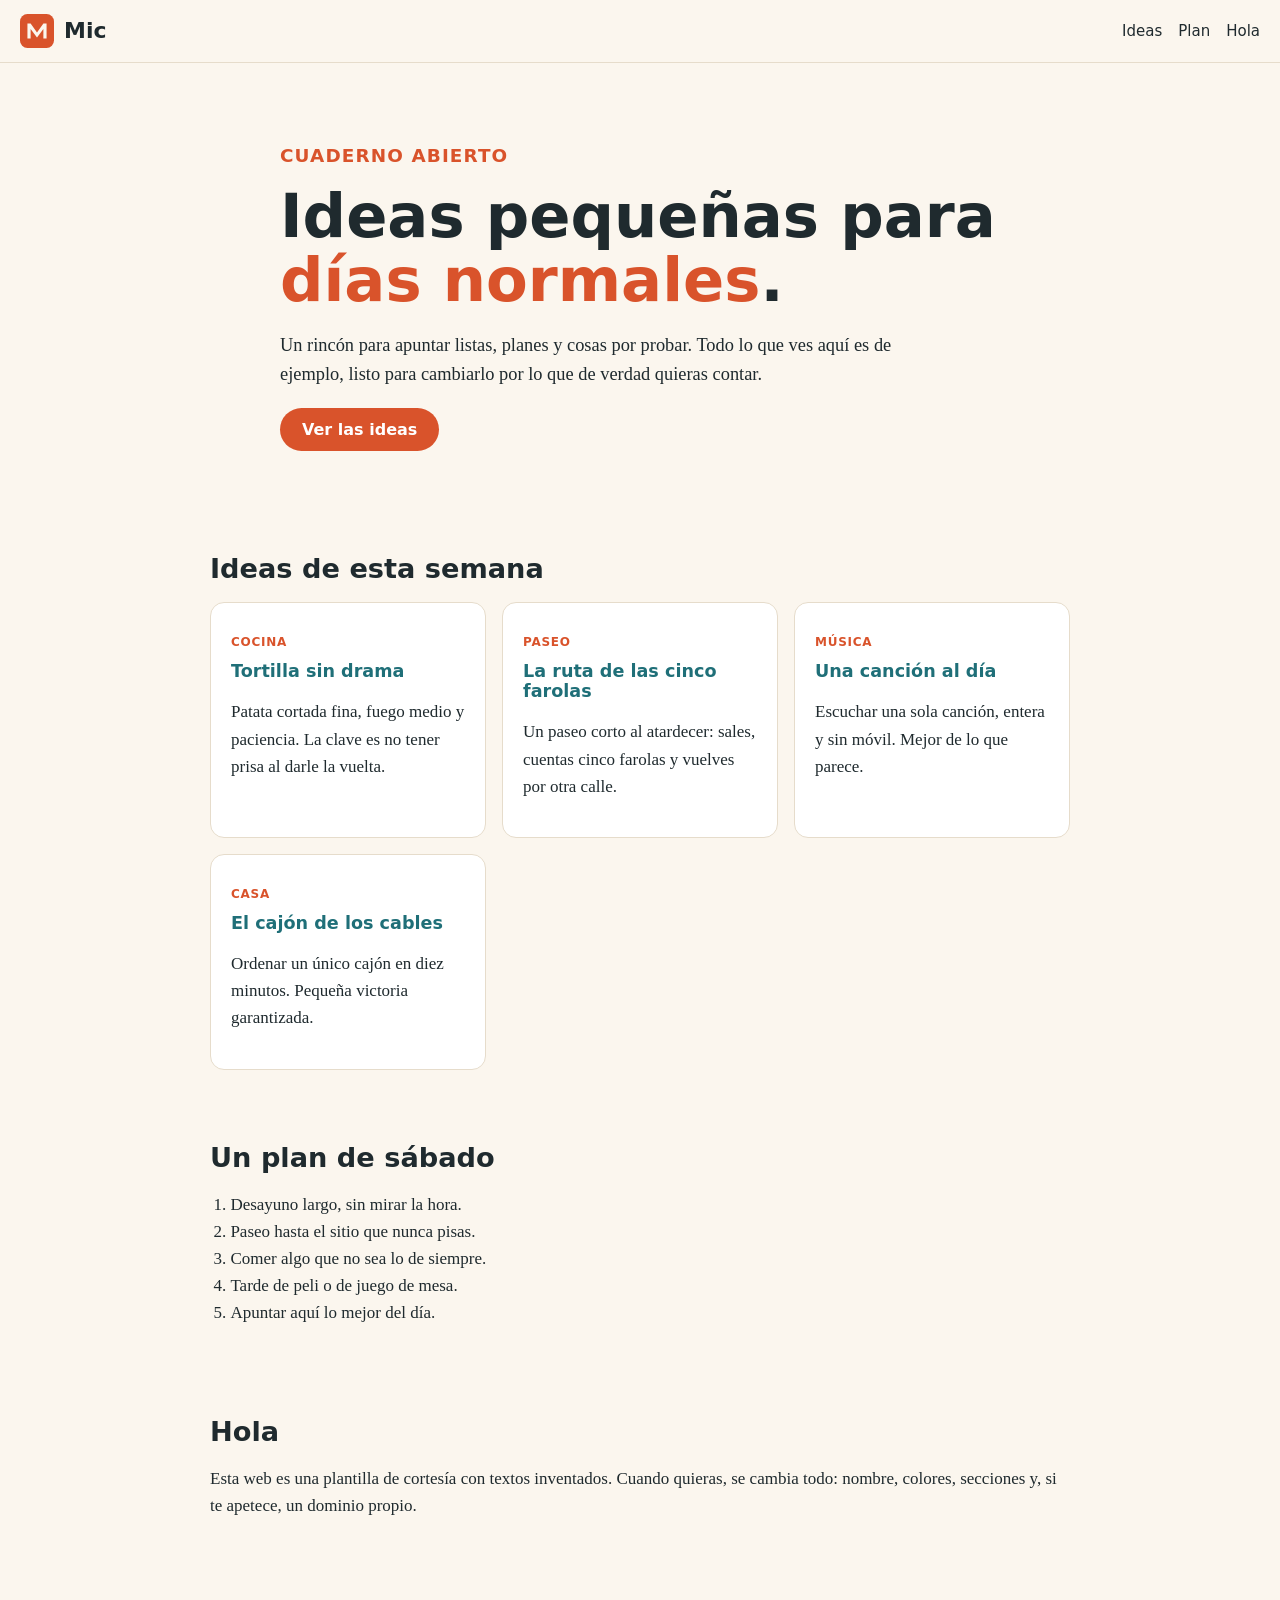
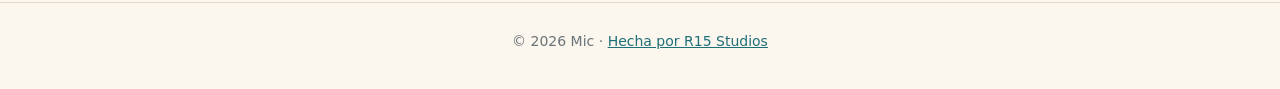
<file: index.html>
<!doctype html><html lang="es"><head><meta charset="utf-8"><meta name="viewport" content="width=device-width,initial-scale=1"><link rel="icon" type="image/svg+xml" href="favicon.svg"><link rel="stylesheet" href="style.css">
<title>Mic · Cuaderno de ideas y planes pequeños</title>
<meta name="description" content="Mic: un cuaderno abierto con ideas, listas y planes pequeños para el día a día. Página de ejemplo con contenido inventado.">
<meta property="og:title" content="Mic · Cuaderno de ideas y planes pequeños"><meta property="og:description" content="Ideas, listas y planes pequeños. Contenido de ejemplo."><meta property="og:type" content="website"><meta property="og:url" content="https://mic-miguel-web.github.io/"><meta name="twitter:card" content="summary">
<link rel="canonical" href="https://mic-miguel-web.github.io/">
<script type="application/ld+json">{"@context":"https://schema.org","@type":"WebSite","name":"Mic","url":"https://mic-miguel-web.github.io/","inLanguage":"es"}</script>
</head><body><header><a class="logo" href="index.html"><img src="favicon.svg" alt="">Mic</a><nav><a href="#ideas">Ideas</a><a href="#plan">Plan</a><a href="#hola">Hola</a></nav></header>
<main>
<div class="hero"><p class="tag">Cuaderno abierto</p><h1>Ideas pequeñas para <span>días normales</span>.</h1><p>Un rincón para apuntar listas, planes y cosas por probar. Todo lo que ves aquí es de ejemplo, listo para cambiarlo por lo que de verdad quieras contar.</p><p><a class="btn" href="#ideas">Ver las ideas</a></p></div>
<section id="ideas"><h2>Ideas de esta semana</h2><div class="grid">
<div class="card"><p class="tag">Cocina</p><h3>Tortilla sin drama</h3><p>Patata cortada fina, fuego medio y paciencia. La clave es no tener prisa al darle la vuelta.</p></div>
<div class="card"><p class="tag">Paseo</p><h3>La ruta de las cinco farolas</h3><p>Un paseo corto al atardecer: sales, cuentas cinco farolas y vuelves por otra calle.</p></div>
<div class="card"><p class="tag">Música</p><h3>Una canción al día</h3><p>Escuchar una sola canción, entera y sin móvil. Mejor de lo que parece.</p></div>
<div class="card"><p class="tag">Casa</p><h3>El cajón de los cables</h3><p>Ordenar un único cajón en diez minutos. Pequeña victoria garantizada.</p></div>
</div></section>
<section id="plan"><h2>Un plan de sábado</h2><ol class="steps"><li>Desayuno largo, sin mirar la hora.</li><li>Paseo hasta el sitio que nunca pisas.</li><li>Comer algo que no sea lo de siempre.</li><li>Tarde de peli o de juego de mesa.</li><li>Apuntar aquí lo mejor del día.</li></ol></section>
<section id="hola"><h2>Hola</h2><p>Esta web es una plantilla de cortesía con textos inventados. Cuando quieras, se cambia todo: nombre, colores, secciones y, si te apetece, un dominio propio.</p></section>
</main>
<footer>© 2026 Mic · <a href="https://r15studios.github.io/">Hecha por R15 Studios</a></footer>
</body></html>
</file>
<file: style.css>
:root{--bg:#fbf6ee;--ink:#1f2a2e;--acc:#d9532b;--acc2:#1f6f78;--card:#fff;--line:#e6dccb}
*{box-sizing:border-box}
html{scroll-behavior:smooth}
body{margin:0;background:var(--bg);color:var(--ink);font:17px/1.6 Georgia,"Times New Roman",serif}
a{color:var(--acc2)}
header{display:flex;justify-content:space-between;align-items:center;padding:14px 20px;border-bottom:1px solid var(--line);position:sticky;top:0;background:var(--bg);z-index:5}
.logo{display:flex;align-items:center;gap:10px;font:700 22px/1 system-ui,sans-serif;color:var(--ink);text-decoration:none}
.logo img{width:34px;height:34px}
nav a{font:15px system-ui,sans-serif;margin-left:16px;text-decoration:none;color:var(--ink)}
nav a:hover{color:var(--acc)}
.hero{padding:64px 20px 48px;max-width:760px;margin:auto}
.hero h1{font:800 clamp(2.2rem,8vw,3.8rem)/1.05 system-ui,sans-serif;margin:0 0 16px}
.hero h1 span{color:var(--acc)}
.hero p{font-size:1.15rem;max-width:34em}
.btn{display:inline-block;background:var(--acc);color:#fff;padding:12px 22px;border-radius:999px;text-decoration:none;font:600 16px system-ui,sans-serif}
section{max-width:900px;margin:auto;padding:36px 20px}
h2{font:700 1.7rem system-ui,sans-serif;margin:0 0 18px}
.grid{display:grid;grid-template-columns:repeat(auto-fit,minmax(240px,1fr));gap:16px}
.card{background:var(--card);border:1px solid var(--line);border-radius:14px;padding:20px}
.card h3{margin:0 0 6px;font:700 1.1rem system-ui,sans-serif;color:var(--acc2)}
.tag{font:600 12px system-ui,sans-serif;letter-spacing:.06em;text-transform:uppercase;color:var(--acc)}
ol.steps{padding-left:1.2em}
footer{text-align:center;padding:30px 20px 40px;font:14px system-ui,sans-serif;color:#6b7478;border-top:1px solid var(--line);margin-top:30px}
.nf{min-height:70vh;display:grid;place-content:center;text-align:center;padding:20px}
.nf h1{font:800 4rem system-ui,sans-serif;margin:0;color:var(--acc)}
</file>
